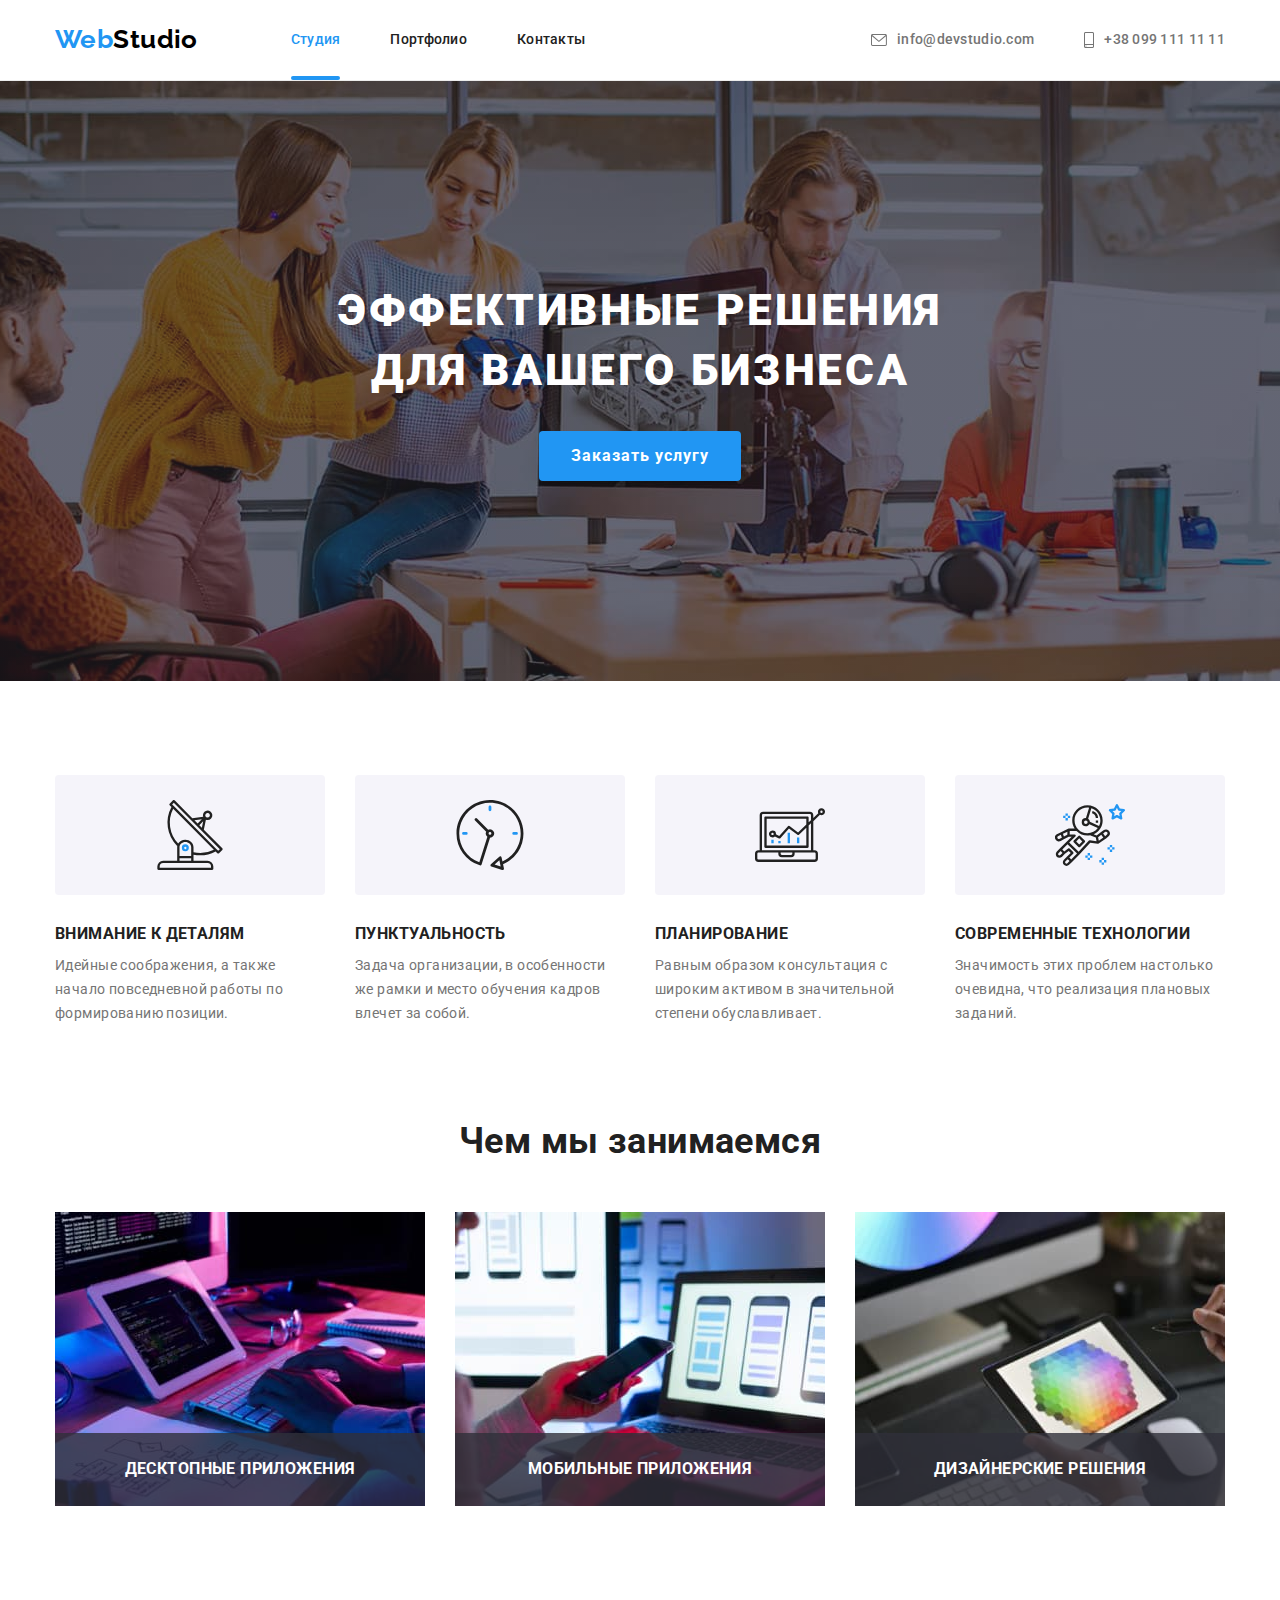
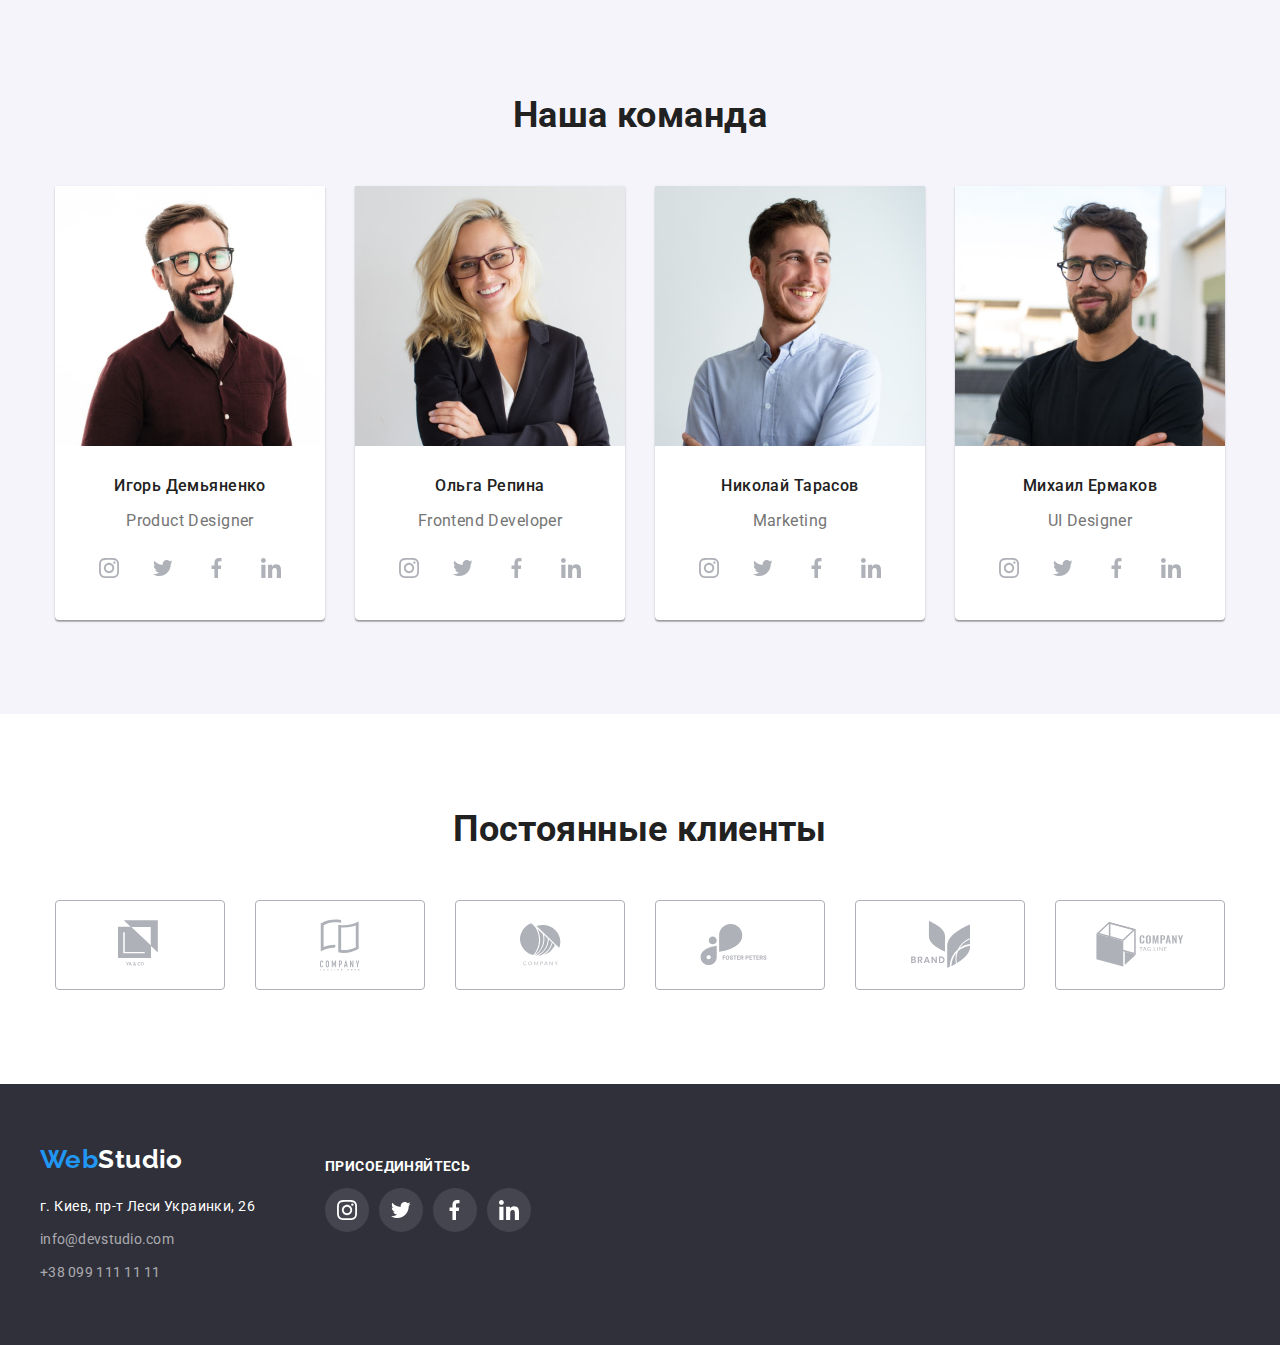
<file: index.html>
<!DOCTYPE html>
<html lang="ru">
  <head>
    <meta charset="UTF-8" />
    <meta name="viewport" content="width=device-width, initial-scale=1.0" />
    <title>Студия</title>
    <link href="https://fonts.googleapis.com/css2?family=Raleway:wght@700&family=Roboto:wght@400;500;700;900&display=swap" rel="stylesheet" />

    <link rel="stylesheet" href="https://cdnjs.cloudflare.com/ajax/libs/modern-normalize/0.7.0/modern-normalize.min.css" />

    <link rel="stylesheet" href="./css/styles.css" />
  </head>

  <body>
    <!--Header-->
    <header class="header">
      <div class="container flexbox">
        <!-- <div class="header flexbox"> -->
        <nav class="site-nav flexbox">
          <a class="logo-primary" href="./index.html"><span class="logo-accent">Web</span>Studio</a>
          <ul class="list flexbox">
            <li class="item">
              <a class="link current" href="">Студия</a>
            </li>

            <li class="item">
              <a class="link" href="./portfolio.html">Портфолио</a>
            </li>
            <li class="item">
              <a class="link" href="">Контакты</a>
            </li>
          </ul>
        </nav>
        <ul class="contacts list flexbox">
          <li class="item">
            <a class="link flexbox" href="mailto:info@devstudio.com">
              <svg class="post-icon" width="16px" height="12px">
                <use href="./images/sprite.svg#icon-envelope"></use>
              </svg>
              info@devstudio.com
            </a>
          </li>
          <li class="item">
            <a class="link flexbox" href="tel:+380991111111">
              <svg class="tel-icon" width="10px" height="16px">
                <use href="./images/sprite.svg#icon-smartphone"></use>
              </svg>
              +38 099 111 11 11
            </a>
          </li>
        </ul>
      </div>
    </header>
    <main>
      <!--hero-->
      <section class="hero overlay">
        <div class="container">
          <h1 class="hero-title">Эффективные решения для вашего бизнеса</h1>
          <button type="button" class="hero-button" data-modal-open>Заказать услугу</button>
        </div>
      </section>
      <!--Особенности-->
      <section class="features">
        <div class="container">
          <h2 class="features-title visually-hidden">Особенности</h2>
          <ul class="list flexbox">
            <li class="item">
              <h3 class="features-subtitle">Внимание к деталям</h3>
              <p>Идейные соображения, а также начало повседневной работы по формированию позиции.</p>
            </li>
            <li class="item">
              <h3 class="features-subtitle">Пунктуальность</h3>
              <p>Задача организации, в особенности же рамки и место обучения кадров влечет за собой.</p>
            </li>
            <li class="item">
              <h3 class="features-subtitle">Планирование</h3>
              <p>Равным образом консультация с широким активом в значительной степени обуславливает.</p>
            </li>
            <li class="item">
              <h3 class="features-subtitle">Современные технологии</h3>
              <p>Значимость этих проблем настолько очевидна, что реализация плановых заданий.</p>
            </li>
          </ul>
        </div>
      </section>
      <!--Чем мы занимаемся-->
      <section class="work">
        <div class="container">
          <h2 class="work-title">Чем мы занимаемся</h2>
          <ul class="list flexbox">
            <li class="item">
              <a href=""
                ><img src="./images/box1.jpg" alt="Разработка" width="370" height="294" />
                <h3 class="work-subtitle">Десктопные приложения</h3></a
              >
            </li>
            <li class="item">
              <a href=""
                ><img src="./images/box2.jpg" alt="Верстка" width="370" height="294" />
                <h3 class="work-subtitle">Мобильные приложения</h3></a
              >
            </li>
            <li class="item">
              <a href=""
                ><img src="./images/box3.jpg" alt="Разработка" width="370" height="294" />
                <h3 class="work-subtitle">Дизайнерские решения</h3></a
              >
            </li>
          </ul>
        </div>
      </section>
      <!--Наша команда-->
      <section class="team">
        <div class="container">
          <!-- first member -->
          <h2 class="team-title">Наша команда</h2>
          <ul class="list flexbox">
            <li class="item">
              <img src="./images/team1.jpg" alt="Игорь Демьяненко" width="270" height="260" />
              <div class="team-text">
                <h3 class="team-subtitle">Игорь Демьяненко</h3>
                <p>Product Designer</p>

                <ul class="socials-list list flexbox">
                  <li class="socials-item">
                    <a class="link flexbox" href="" target="_blank" rel="noopener noreferrer" aria-label="ссылка Instagram">
                      <svg class="socials-icon-team" width="20px" height="20px">
                        <use href="./images/sprite.svg#icon-instagram"></use>
                      </svg>
                    </a>
                  </li>
                  <li class="socials-item">
                    <a class="link flexbox" href="" target="_blank" rel="noopener noreferrer" aria-label="ссылка Twitter">
                      <svg class="socials-icon-team" width="20px" height="20px">
                        <use href="./images/sprite.svg#icon-twitter"></use>
                      </svg>
                    </a>
                  </li>
                  <li class="socials-item">
                    <a class="link flexbox" href="" target="_blank" rel="noopener noreferrer" aria-label="ссылка Facebook">
                      <svg class="socials-icon-team" width="20px" height="20px">
                        <use href="./images/sprite.svg#icon-facebook"></use>
                      </svg>
                    </a>
                  </li>
                  <li class="socials-item">
                    <a class="link flexbox" href="" target="_blank" rel="noopener noreferrer" aria-label="ссылка Linkedin">
                      <svg class="socials-icon-team" width="20px" height="20px">
                        <use href="./images/sprite.svg#icon-linkedin"></use>
                      </svg>
                    </a>
                  </li>
                </ul>
              </div>
            </li>
            <!-- second member -->
            <li class="item">
              <img src="./images/team2.jpg" alt="Ольга Репина" width="270" height="260" />
              <div class="team-text">
                <h3 class="team-subtitle">Ольга Репина</h3>
                <p>Frontend Developer</p>

                <ul class="socials-list list flexbox">
                  <li class="socials-item">
                    <a class="link flexbox" href="" target="_blank" rel="noopener noreferrer" aria-label="ссылка Instagram">
                      <svg class="socials-icon-team" width="20px" height="20px">
                        <use href="./images/sprite.svg#icon-instagram"></use>
                      </svg>
                    </a>
                  </li>
                  <li class="socials-item">
                    <a class="link flexbox" href="" target="_blank" rel="noopener noreferrer" aria-label="ссылка Twitter">
                      <svg class="socials-icon-team" width="20px" height="20px">
                        <use href="./images/sprite.svg#icon-twitter"></use>
                      </svg>
                    </a>
                  </li>
                  <li class="socials-item">
                    <a class="link flexbox" href="" target="_blank" rel="noopener noreferrer" aria-label="ссылка Facebook">
                      <svg class="socials-icon-team" width="20px" height="20px">
                        <use href="./images/sprite.svg#icon-facebook"></use>
                      </svg>
                    </a>
                  </li>
                  <li class="socials-item">
                    <a class="link flexbox" href="" target="_blank" rel="noopener noreferrer" aria-label="ссылка Linkedin">
                      <svg class="socials-icon-team" width="20px" height="20px">
                        <use href="./images/sprite.svg#icon-linkedin"></use>
                      </svg>
                    </a>
                  </li>
                </ul>
              </div>
            </li>

            <!-- third member -->
            <li class="item">
              <img src="./images/team3.jpg" alt="Николай Тарасов" width="270" height="260" />
              <div class="team-text">
                <h3 class="team-subtitle">Николай Тарасов</h3>
                <p>Marketing</p>

                <ul class="socials-list list flexbox">
                  <li class="socials-item">
                    <a class="link flexbox" href="" target="_blank" rel="noopener noreferrer" aria-label="ссылка Instagram">
                      <svg class="socials-icon-team" width="20px" height="20px">
                        <use href="./images/sprite.svg#icon-instagram"></use>
                      </svg>
                    </a>
                  </li>
                  <li class="socials-item">
                    <a class="link flexbox" href="" target="_blank" rel="noopener noreferrer" aria-label="ссылка Twitter">
                      <svg class="socials-icon-team" width="20px" height="20px">
                        <use href="./images/sprite.svg#icon-twitter"></use>
                      </svg>
                    </a>
                  </li>
                  <li class="socials-item">
                    <a class="link flexbox" href="" target="_blank" rel="noopener noreferrer" aria-label="ссылка Facebook">
                      <svg class="socials-icon-team" width="20px" height="20px">
                        <use href="./images/sprite.svg#icon-facebook"></use>
                      </svg>
                    </a>
                  </li>
                  <li class="socials-item">
                    <a class="link flexbox" href="" target="_blank" rel="noopener noreferrer" aria-label="ссылка Linkedin">
                      <svg class="socials-icon-team" width="20px" height="20px">
                        <use href="./images/sprite.svg#icon-linkedin"></use>
                      </svg>
                    </a>
                  </li>
                </ul>
              </div>
            </li>
            <!-- fourth member -->
            <li class="item">
              <img src="./images/team4.jpg" alt="Михаил Ермаков" width="270" height="260" />
              <div class="team-text">
                <h3 class="team-subtitle">Михаил Ермаков</h3>
                <p>UI Designer</p>

                <ul class="socials-list list flexbox">
                  <li class="socials-item">
                    <a class="link flexbox" href="" target="_blank" rel="noopener noreferrer" aria-label="ссылка Instagram">
                      <svg class="socials-icon-team" width="20px" height="20px">
                        <use href="./images/sprite.svg#icon-instagram"></use>
                      </svg>
                    </a>
                  </li>
                  <li class="socials-item">
                    <a class="link flexbox" href="" target="_blank" rel="noopener noreferrer" aria-label="ссылка Twitter">
                      <svg class="socials-icon-team" width="20px" height="20px">
                        <use href="./images/sprite.svg#icon-twitter"></use>
                      </svg>
                    </a>
                  </li>
                  <li class="socials-item">
                    <a class="link flexbox" href="" target="_blank" rel="noopener noreferrer" aria-label="ссылка Facebook">
                      <svg class="socials-icon-team" width="20px" height="20px">
                        <use href="./images/sprite.svg#icon-facebook"></use>
                      </svg>
                    </a>
                  </li>
                  <li class="socials-item">
                    <a class="link flexbox" href="" target="_blank" rel="noopener noreferrer" aria-label="ссылка Linkedin">
                      <svg class="socials-icon-team" width="20px" height="20px">
                        <use href="./images/sprite.svg#icon-linkedin"></use>
                      </svg>
                    </a>
                  </li>
                </ul>
              </div>
            </li>
          </ul>
        </div>
      </section>
      <!-- Клиенты -->
      <section class="clients">
        <div class="container">
          <h2 class="clients-title">Постоянные клиенты</h2>
          <ul class="list flexbox">
            <li class="clients-item">
              <a class="clients-link flexbox" href="">
                <svg class="clients-icon" width="44px" height="49px">
                  <use href="./images/sprite.svg#icon-client-one"></use>
                </svg>
              </a>
            </li>
            <li class="clients-item">
              <a class="clients-link flexbox" href="">
                <svg class="clients-icon" width="40px" height="52px">
                  <use href="./images/sprite.svg#icon-client-two"></use>
                </svg>
              </a>
            </li>
            <li class="clients-item">
              <a class="clients-link flexbox" href="">
                <svg class="clients-icon" width="41px" height="43px">
                  <use href="./images/sprite.svg#icon-client-three"></use>
                </svg>
              </a>
            </li>
            <li class="clients-item">
              <a class="clients-link flexbox" href="">
                <svg class="clients-icon" width="80px" height="42px">
                  <use href="./images/sprite.svg#icon-client-four"></use>
                </svg>
              </a>
            </li>
            <li class="clients-item">
              <a class="clients-link flexbox" href="">
                <svg class="clients-icon" width="59px" height="47px">
                  <use href="./images/sprite.svg#icon-client-five"></use>
                </svg>
              </a>
            </li>
            <li class="clients-item">
              <a class="clients-link flexbox" href="">
                <svg class="clients-icon" width="88px" height="45px">
                  <use href="./images/sprite.svg#icon-client-six"></use>
                </svg>
              </a>
            </li>
          </ul>
        </div>
      </section>
    </main>
    <!--Footer-->

    <footer class="footer">
      <div class="container flexbox">
        <!-- Футер контакты -->
        <div class="footer-nav">
          <a class="logo-secondary" href="./index.html"><span class="logo-accent">Web</span>Studio</a>
          <!--Контакты-->
          <address>
            <span class="post"> г. Киев, пр-т Леси Украинки, 26</span>
            <br />
            <a class="link mail" href="mailto:info@devstudio.com">info@devstudio.com</a>
            <br />
            <a class="link tel" href="tel:+380991111111">+38 099 111 11 11</a>
          </address>
        </div>
        <!-- Футер Присоединяйтесь -->
        <div class="footer-social">
          <p class="social-text">присоединяйтесь</p>
          <ul class="socials-list list flexbox">
            <li class="socials-item">
              <a class="link flexbox" href="" target="_blank" rel="noopener noreferrer" aria-label="ссылка Instagram">
                <svg class="socials-icon-company" width="20px" height="20px">
                  <use href="./images/sprite.svg#icon-instagram"></use>
                </svg>
              </a>
            </li>
            <li class="socials-item">
              <a class="link flexbox" href="" target="_blank" rel="noopener noreferrer" aria-label="ссылка Twitter">
                <svg class="socials-icon-company" width="20px" height="20px">
                  <use href="./images/sprite.svg#icon-twitter"></use>
                </svg>
              </a>
            </li>
            <li class="socials-item">
              <a class="link flexbox" href="" target="_blank" rel="noopener noreferrer" aria-label="ссылка Facebook">
                <svg class="socials-icon-company" width="20px" height="20px">
                  <use href="./images/sprite.svg#icon-facebook"></use>
                </svg>
              </a>
            </li>
            <li class="socials-item">
              <a class="link flexbox" href="" target="_blank" rel="noopener noreferrer" aria-label="ссылка Linkedin">
                <svg class="socials-icon-company" width="20px" height="20px">
                  <use href="./images/sprite.svg#icon-linkedin"></use>
                </svg>
              </a>
            </li>
          </ul>
        </div>
      </div>
    </footer>
    <!-- Модалка -->
    <div class="backdrop is-hidden" data-modal>
      <div class="modal">
        <button class="close-button" data-modal-close>
          <svg width="11px" height="11px">
            <use href="./images/sprite.svg#icon-close-button"></use>
          </svg>
        </button>
      </div>
    </div>
    <script src="./js/modal.js"></script>
  </body>
</html>

<!-- is-hidden -->
</file>
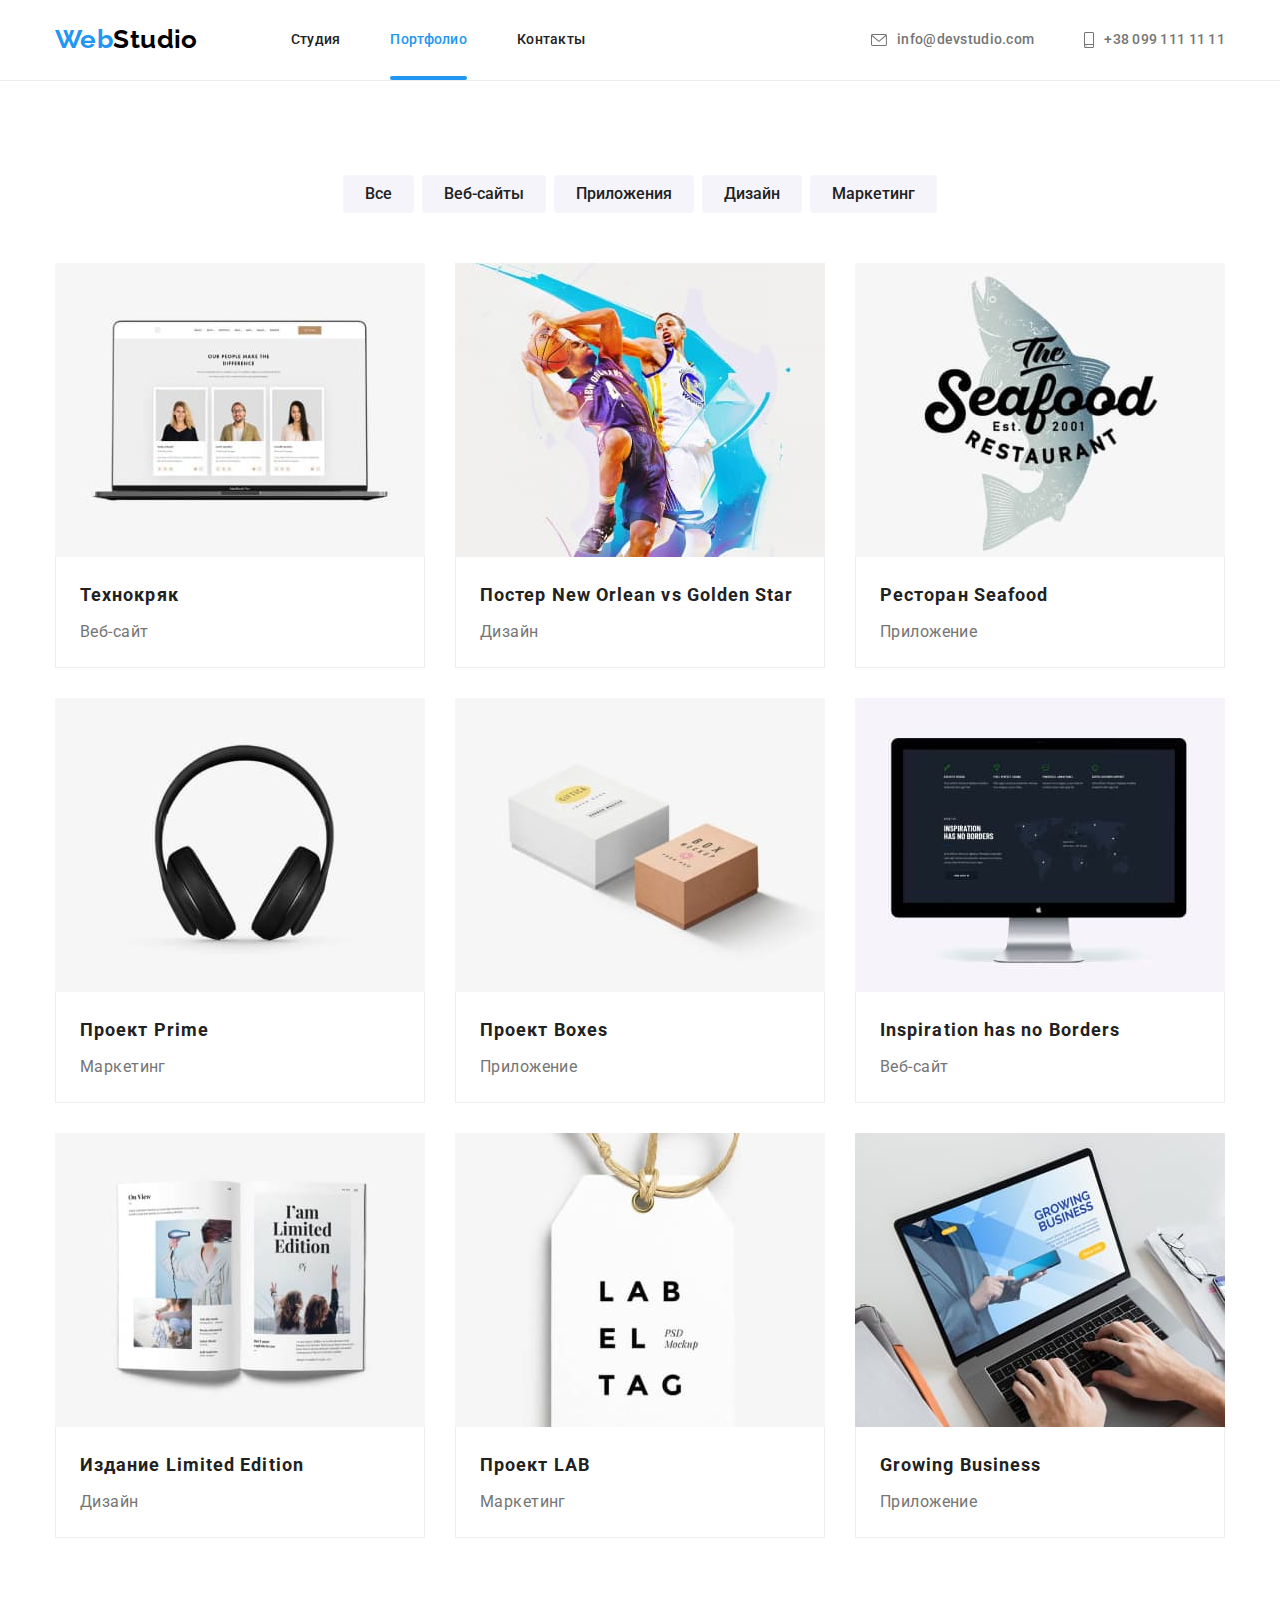
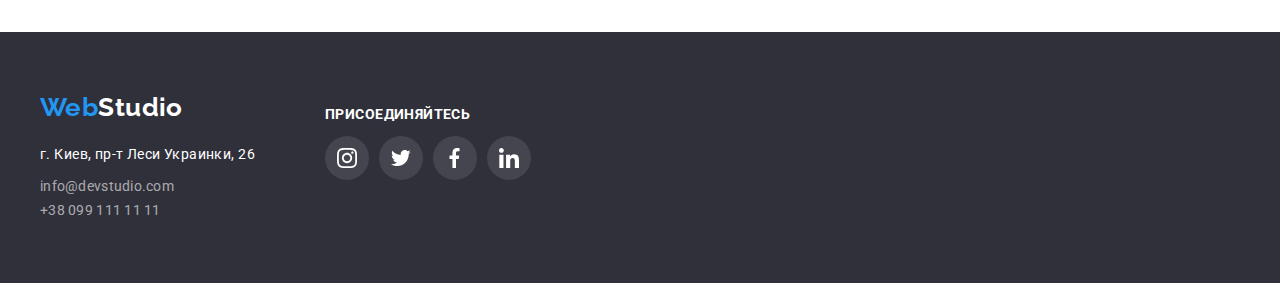
<file: portfolio.html>
<!DOCTYPE html>
<html lang="en">
  <head>
    <meta charset="UTF-8" />
    <meta name="viewport" content="width=device-width, initial-scale=1.0" />
    <title>Портфолио</title>
    <link href="https://fonts.googleapis.com/css2?family=Raleway:wght@700&family=Roboto:wght@400;500;700;900&display=swap" rel="stylesheet" />
    <link rel="stylesheet" href="https://cdnjs.cloudflare.com/ajax/libs/modern-normalize/0.7.0/modern-normalize.min.css" />
    <link rel="stylesheet" href="./css/styles.css" />
  </head>

  <body>
    <!--Header-->

    <header class="header">
      <div class="container flexbox">
        <!-- <div class="header flexbox"> -->
        <nav class="site-nav flexbox">
          <a class="logo-primary" href="./index.html"><span class="logo-accent">Web</span>Studio</a>
          <ul class="list flexbox">
            <li class="item">
              <a class="link" href="./index.html">Студия</a>
            </li>

            <li class="item">
              <a class="link current" href="">Портфолио</a>
            </li>
            <li class="item">
              <a class="link" href="">Контакты</a>
            </li>
          </ul>
        </nav>
        <ul class="contacts list flexbox">
          <li class="item">
            <a class="link flexbox" href="mailto:info@devstudio.com">
              <svg class="post-icon" width="16px" height="12px">
                <use href="./images/sprite.svg#icon-envelope"></use>
              </svg>
              info@devstudio.com
            </a>
          </li>
          <li class="item">
            <a class="link flexbox" href="tel:+380991111111">
              <svg class="tel-icon" width="10px" height="16px">
                <use href="./images/sprite.svg#icon-smartphone"></use>
              </svg>
              +38 099 111 11 11
            </a>
          </li>
        </ul>
      </div>
    </header>
    <!-- Портфолио -->
    <main>
      <section class="portfolio">
        <div class="container">
          <!-- <div class=""> -->
          <h1 class="visually-hidden">Портфолио</h1>
          <!-- Фильтр -->
          <ul class="list filter flexbox">
            <li class="portfolio-filter"><button class="portfolio-filter-item" type="button">Все</button></li>

            <li class="portfolio-filter"><button class="portfolio-filter-item" type="button">Веб-сайты</button></li>

            <li class="portfolio-filter"><button class="portfolio-filter-item" type="button">Приложения</button></li>

            <li class="portfolio-filter"><button class="portfolio-filter-item" type="button">Дизайн</button></li>

            <li class="portfolio-filter"><button class="portfolio-filter-item" type="button">Маркетинг</button></li>
          </ul>

          <!-- </div> -->

          <!-- Результаты фильтра -->
          <!-- <div class="container"> -->
          <ul class="list flexbox">
            <li class="item">
              <a href="">
                <div class="portfolio-thumb">
                  <div class="portfolio-description">
                    <p>
                      Технокряк это современная площадка распространения коронавируса. Компании используют эту платформу для цифрового шпионажа и атак
                      на защищённые сервера конкурентов. Технокряк это современная площадка распространения коронавируса. Компании используют эту
                      платформу для цифрового шпионажа и атак на защищённые сервера конкурентов.
                    </p>
                  </div>

                  <img src="./images/portfolio-1.jpg" alt="Веб сайт Tехнокряк" />
                </div>
                <div class="portfolio-text">
                  <h2>Технокряк</h2>
                  <p class="portfolio-text-item">Веб-сайт</p>
                </div>
              </a>
            </li>

            <li class="item">
              <a href="">
                <div class="portfolio-thumb">
                  <div class="portfolio-description">
                    <p>
                      Технокряк это современная площадка распространения коронавируса. Компании используют эту платформу для цифрового шпионажа и атак
                      на защищённые сервера конкурентов.
                    </p>
                  </div>
                  <img src="./images/portfolio-2.jpg" alt="Постер New Orlean vs Golden Star" />
                </div>
                <div class="portfolio-text">
                  <h2>Постер New Orlean vs Golden Star</h2>
                  <p class="portfolio-text-item">Дизайн</p>
                </div>
              </a>
            </li>

            <li class="item">
              <a href="">
                <div class="portfolio-thumb">
                  <div class="portfolio-description">
                    <p>
                      Технокряк это современная площадка распространения коронавируса. Компании используют эту платформу для цифрового шпионажа и атак
                      на защищённые сервера конкурентов.
                    </p>
                  </div>
                  <img src="./images/portfolio-3.jpg" alt="Ресторан Seafood" />
                </div>
                <div class="portfolio-text">
                  <h2>Ресторан Seafood</h2>
                  <p class="portfolio-text-item">Приложение</p>
                </div>
              </a>
            </li>

            <li class="item">
              <a href="">
                <div class="portfolio-thumb">
                  <div class="portfolio-description">
                    <p>
                      Технокряк это современная площадка распространения коронавируса. Компании используют эту платформу для цифрового шпионажа и атак
                      на защищённые сервера конкурентов.
                    </p>
                  </div>
                  <img src="./images/portfolio-4.jpg" alt="Проект Prime" />
                </div>
                <div class="portfolio-text">
                  <h2>Проект Prime</h2>
                  <p class="portfolio-text-item">Маркетинг</p>
                </div>
              </a>
            </li>

            <li class="item">
              <a href="">
                <div class="portfolio-thumb">
                  <div class="portfolio-description">
                    <p>
                      Технокряк это современная площадка распространения коронавируса. Компании используют эту платформу для цифрового шпионажа и атак
                      на защищённые сервера конкурентов.
                    </p>
                  </div>
                  <img src="./images/portfolio-5.jpg" alt="Проект Boxes" />
                </div>
                <div class="portfolio-text">
                  <h2>Проект Boxes</h2>
                  <p class="portfolio-text-item">Приложение</p>
                </div>
              </a>
            </li>

            <li class="item">
              <a href="">
                <div class="portfolio-thumb">
                  <div class="portfolio-description">
                    <p>
                      Технокряк это современная площадка распространения коронавируса. Компании используют эту платформу для цифрового шпионажа и атак
                      на защищённые сервера конкурентов.
                    </p>
                  </div>
                  <img src="./images/portfolio-6.jpg" alt="Inspiration has no Borders" />
                </div>
                <div class="portfolio-text">
                  <h2>Inspiration has no Borders</h2>
                  <p class="portfolio-text-item">Веб-сайт</p>
                </div>
              </a>
            </li>

            <li class="item">
              <a href="">
                <div class="portfolio-thumb">
                  <div class="portfolio-description">
                    <p>
                      Технокряк это современная площадка распространения коронавируса. Компании используют эту платформу для цифрового шпионажа и атак
                      на защищённые сервера конкурентов.
                    </p>
                  </div>
                  <img src="./images/portfolio-7.jpg" alt="Издание Limited Edition" />
                </div>
                <div class="portfolio-text">
                  <h2>Издание Limited Edition</h2>
                  <p class="portfolio-text-item">Дизайн</p>
                </div>
              </a>
            </li>

            <li class="item">
              <a href="">
                <div class="portfolio-thumb">
                  <div class="portfolio-description">
                    <p>
                      Технокряк это современная площадка распространения коронавируса. Компании используют эту платформу для цифрового шпионажа и атак
                      на защищённые сервера конкурентов.
                    </p>
                  </div>
                  <img src="./images/portfolio-8.jpg" alt="Проект LAB" />
                </div>
                <div class="portfolio-text">
                  <h2>Проект LAB</h2>
                  <p class="portfolio-text-item">Маркетинг</p>
                </div>
              </a>
            </li>

            <li class="item">
              <a href="">
                <div class="portfolio-thumb">
                  <div class="portfolio-description">
                    <p>
                      Технокряк это современная площадка распространения коронавируса. Компании используют эту платформу для цифрового шпионажа и атак
                      на защищённые сервера конкурентов.
                    </p>
                  </div>
                  <img src="./images/portfolio-9.jpg" alt="Growing Business" />
                </div>
                <div class="portfolio-text">
                  <h2>Growing Business</h2>
                  <p class="portfolio-text-item">Приложение</p>
                </div>
              </a>
            </li>
          </ul>
        </div>
      </section>
    </main>
    <!--Footer-->
    <footer class="footer">
      <div class="container flexbox">
        <!-- Футер контакты -->
        <div class="footer-nav">
          <a class="logo-secondary" href="./index.html"><span class="logo-accent">Web</span>Studio</a>
          <!--Контакты-->
          <address>
            <span class="post"> г. Киев, пр-т Леси Украинки, 26</span>
            <br />
            <a class="link" href="mailto:info@devstudio.com">info@devstudio.com</a>
            <br />
            <a class="link" href="tel:+380991111111">+38 099 111 11 11</a>
          </address>
        </div>
        <!-- Футер Присоединяйтесь -->
        <div class="footer-social">
          <p class="social-text">присоединяйтесь</p>
          <ul class="socials-list list flexbox">
            <li class="socials-item">
              <a class="link flexbox" href="" target="_blank" rel="noopener noreferrer" aria-label="ссылка Instagram">
                <svg class="socials-icon-company" width="20px" height="20px">
                  <use href="./images/sprite.svg#icon-instagram"></use>
                </svg>
              </a>
            </li>
            <li class="socials-item">
              <a class="link flexbox" href="" target="_blank" rel="noopener noreferrer" aria-label="ссылка Twitter">
                <svg class="socials-icon-company" width="20px" height="20px">
                  <use href="./images/sprite.svg#icon-twitter"></use>
                </svg>
              </a>
            </li>
            <li class="socials-item">
              <a class="link flexbox" href="" target="_blank" rel="noopener noreferrer" aria-label="ссылка Facebook">
                <svg class="socials-icon-company" width="20px" height="20px">
                  <use href="./images/sprite.svg#icon-facebook"></use>
                </svg>
              </a>
            </li>
            <li class="socials-item">
              <a class="link flexbox" href="" target="_blank" rel="noopener noreferrer" aria-label="ссылка Linkedin">
                <svg class="socials-icon-company" width="20px" height="20px">
                  <use href="./images/sprite.svg#icon-linkedin"></use>
                </svg>
              </a>
            </li>
          </ul>
        </div>
      </div>
    </footer>
  </body>
</html>
</file>
<file: css/styles.css>
/*  */
:root {
  --accent-color: #2196f3;
  --logo: #000000;
  --title-text-color: #212121;
  --text-color: #757575;
  --contrast-white-color: #ffffff;
  --contrast-text-color: rgba(255, 255, 255, 0.6);
  --button-bg: #f5f4fa;
  --bg-color-dark: #2f303a;
  --bg-color-light: #f5f4fa;
  --border-cards: #eeeeee;
  --header-border: #ececec;
  --border-clients: #afb1b8;
  --bg-color-icon: rgba(255, 255, 255, 0.1);
  --transition-duration: 250ms;
  --transition-timing-function: cubic-bezier(0.4, 0, 0.2, 1);
  /* Sprite */
}
body {
  font-family: Roboto, sans-serif;
  font-weight: 400;
  font-size: 14px;
  letter-spacing: 0.03em;
}
a {
  text-decoration: none;
}
img {
  display: block;
  margin: 0;
}
h1,
h2,
h3 {
  margin: 0;
}
/* Utilites */
.container {
  width: 1200px;
  padding: 0 15px;
  margin: 0 auto;
}
.flexbox {
  display: flex;
}
.list {
  list-style-type: none;
  padding-inline-start: 0;
  margin: 0;
}
.visually-hidden {
  position: absolute;
  width: 1px;
  height: 1px;
  margin: -1px;
  border: 0;
  padding: 0;
  clip: rect(0 0 0 0);
  overflow: hidden;
}
/* header links */
.link {
  /* не надо было задавать) */
  font-weight: 500;

  line-height: 1.14;
  letter-spacing: 0.02em;
}

/* header */
/* logo */
.logo-primary {
  display: inline-block;
  padding: 24px 0 25px 0;
  margin-right: 93px;
  /* outline: 2px solid tomato; */

  font-family: Raleway, sans-serif;
  font-weight: 700;
  font-size: 26px;
  line-height: 1.19;
  color: var(--logo);
}
.logo-accent {
  color: var(--accent-color);
}
.header {
  border-bottom: 1px solid var(--header-border);
}
.header .container {
  justify-content: flex-start;
  align-items: center;
}
.site-nav .list {
  align-items: center;
}
.site-nav .link {
  display: inline-block;
  padding: 32px 0;
  color: var(--title-text-color);
  transition: color var(--transition-duration) var(--transition-timing-function);
}
.contacts {
  margin-left: auto;
  align-items: center;
}

.contacts .link {
  color: var(--text-color);
  align-items: center;
  transition: color var(--transition-duration) var(--transition-timing-function);
}
.post-icon,
.tel-icon {
  fill: var(--text-color);

  display: inline-block;
  margin-right: 10px;
  transition: fill var(--transition-duration) var(--transition-timing-function);
}

.site-nav .item:not(:last-child),
.contacts .item:not(:last-child) {
  margin-right: 50px;
}

.site-nav .link:hover,
.site-nav .link:focus,
.link.current,
.contacts .link:hover,
.contacts .link:focus,
.footer .link:hover,
.footer .link:focus {
  color: var(--accent-color);
}
/* Полосочка */
.link.current {
  position: relative;
}

.link.current::after {
  position: absolute;
  bottom: 0;
  left: 0;

  content: "";
  background-color: var(--accent-color);
  width: 100%;
  height: 4px;
  border-radius: 2px;
}

.contacts .link:hover .post-icon,
.contacts .link:focus .post-icon {
  fill: var(--accent-color);
}

.contacts .link:hover .tel-icon,
.contacts .link:focus .tel-icon {
  fill: var(--accent-color);
}

/* hero */
.hero {
  padding-top: 200px;
}
.overlay {
  min-height: 600px;
  max-width: 1600px;
  margin: 0 auto;

  background-color: var(--bg-color-dark);

  background-image: linear-gradient(rgba(47, 48, 58, 0.4), rgba(47, 48, 58, 0.4)), url(../images/hero-banner.jpg);
  background-repeat: no-repeat;
  background-size: cover;
  background-position: center;
}

.hero .container {
  max-width: 700px;
  /* flex-wrap: wrap;
  justify-content: center;
  align-items: center; */
  text-align: center;
}
.hero-title {
  margin-bottom: 30px;
  text-align: center;

  font-weight: 900;
  font-size: 44px;
  line-height: 1.36;
  letter-spacing: 0.06em;
  text-transform: uppercase;

  color: var(--contrast-white-color);
}
.hero-button {
  display: inline-block;
  /* max-width: 200px; */
  padding: 10px 32px;
  border: 0;

  border-radius: 4px;
  box-shadow: 0px 4px 4px rgba(0, 0, 0, 0.15);

  font-weight: 700;
  font-size: 16px;
  line-height: 1.87;
  letter-spacing: 0.06em;

  color: var(--contrast-white-color);

  background-color: var(--accent-color);
}

.hero-button:hover,
.hero-button:focus,
.hero-button:active {
  cursor: pointer;
  /* border: 0; */
  outline: none;
}
/* Особенности */
.features,
.clients {
  padding: 94px 0;
}

.features .list .item:not(:last-child) {
  margin-right: 30px;
}

.features .list .item {
  /* width: 270px; */
  flex-basis: calc((100% - 3 * 30px) / 4);
  /* width: calc((100% - 3*30px)/4; */
  text-align: left;
}
.features .item::before {
  content: "";
  display: block;
  height: 120px;
  margin-bottom: 30px;

  border-radius: 4px;
  background-color: var(--bg-color-light);
  background-repeat: no-repeat;
  background-position: center;
}
.features .item:nth-child(1)::before {
  background-image: url(../images/feature-antenna.svg);
}

.features .item:nth-child(2)::before {
  background-image: url(../images/feature-clock.svg);
}

.features .item:nth-child(3)::before {
  background-image: url(../images/feature-diagram.svg);
}

.features .item:nth-child(4)::before {
  background-image: url(../images/feature-astronaut.svg);
}

.features-subtitle,
.work-subtitle {
  margin-bottom: 10px;

  font-weight: 700;
  line-height: 1.15;
  text-transform: uppercase;

  color: var(--title-text-color);
}
.work-subtitle {
  color: var(--contrast-white-color);
}
.features p {
  margin: 0;

  line-height: 1.71;

  color: var(--text-color);
}
/* Чем мы занимаемся */
.work {
  padding-bottom: 94px;
}
.work .list .item:not(:last-child) {
  margin-right: 30px;
}
.work .list .item {
  position: relative;
  flex-basis: calc((100% - 2 * 30px) / 3);
}
.work-subtitle {
  position: absolute;
  width: 100%;
  left: 0;
  bottom: 0;

  padding: 27px 0;
  margin: 0;

  text-align: center;
  /* ;
  transform: translate(-50%, 0); */
  color: var(--contrast-white-color);
  background-color: rgba(47, 48, 58, 0.8);
}

.work-title,
.team-title,
.clients-title {
  margin-bottom: 50px;
  text-align: center;

  font-weight: 700;
  font-size: 36px;
  line-height: 1.17;

  color: var(--title-text-color);
}
/* Наша команда */
.team {
  padding: 94px 0;
  background-color: var(--bg-color-light);
}
.team .list {
  flex-wrap: wrap;
}
.team .list .item {
  flex-basis: calc((100% - 4 * 30px) / 4);
  margin: 0 30px 20px 0;
  /* padding-bottom: 30px; */

  box-shadow: 0px 1px 3px rgba(0, 0, 0, 0.12), 0px 1px 1px rgba(0, 0, 0, 0.14), 0px 2px 1px rgba(0, 0, 0, 0.2);
  border-radius: 0 0 4px 4px;

  background-color: var(--contrast-white-color);
}
.team .list .item:nth-child(4n) {
  margin-right: 0;
}
.team .list .item:nth-last-child(-n + 4) {
  margin-bottom: 0;
}

.team-text {
  padding: 30px 0;
}
.team-subtitle {
  margin-bottom: 10px;

  text-align: center;

  font-weight: 500;
  font-size: 16px;
  line-height: 1.19;

  color: var(--title-text-color);
}
.team p {
  margin-bottom: 16px;

  text-align: center;

  font-size: 16px;
  line-height: 1.19;
  color: var(--text-color);
}

/* Иконки соц сетей */

.team .socials-list {
  justify-content: center;
}

.socials-item:not(:last-child) {
  margin-right: 10px;
}
.socials-item .link {
  justify-content: center;
  align-items: center;

  width: 44px;
  height: 44px;
  border-radius: 50%;
  transition: background-color var(--transition-duration) var(--transition-timing-function);
}
.socials-icon-team {
  fill: var(--border-clients);
  transition: fill var(--transition-duration) var(--transition-timing-function);
}
.socials-icon-company {
  fill: var(--contrast-white-color);
}
.socials-item .link:hover,
.socials-item .link:focus,
.footer .socials-item .link:hover,
.footer .socials-item .link:focus {
  background-color: var(--accent-color);
}

.socials-item .link:hover .socials-icon-team,
.socials-item .link:focus .socials-icon-team {
  fill: var(--contrast-white-color);
}

.footer .socials-item .link {
  background-color: var(--bg-color-icon);
  transition: background-color var(--transition-duration) var(--transition-timing-function);
}

/* Клиенты */
.clients .list {
  flex-wrap: wrap;
}
.clients-item {
  width: 170px;
  height: 90px;
  margin-right: 30px;
  margin-bottom: 20px;
}

.clients-item:nth-child(6n) {
  margin-right: 0;
}
.clients-item:nth-last-child(-n + 6) {
  margin-bottom: 0;
}
.clients-link {
  justify-content: center;
  align-items: center;

  border: 1px solid var(--border-clients);
  border-radius: 4px;

  width: 170px;
  height: 90px;
  transition: border var(--transition-duration) var(--transition-timing-function);
}

.clients-icon {
  fill: var(--border-clients);
  transition: fill var(--transition-duration) var(--transition-timing-function);
}
.clients-link:hover,
.clients-link:focus {
  border: 1px solid var(--accent-color);
}
.clients-link:hover .clients-icon,
.clients-link:focus .clients-icon {
  fill: var(--accent-color);
}

/* Футер */
.footer {
  /* фон для видимости  текста заголовка */
  background-color: var(--bg-color-dark);
}
.footer .container {
  padding: 60px 0;
}
.logo-secondary {
  display: inline-block;

  margin-bottom: 20px;

  font-family: Raleway, sans-serif;
  font-weight: 700;
  font-size: 26px;
  line-height: 1.19;

  color: var(--contrast-white-color);
}
.post {
  display: inline-block;
  margin-bottom: 9px;

  font-style: normal;
  line-height: 1.71;

  color: var(--contrast-white-color);
}
.link.mail {
  display: inline-block;
  margin-bottom: 9px;
}

.footer .link {
  font-style: normal;
  font-weight: 400;
  line-height: 1.71;

  color: var(--contrast-text-color);

  transition: color var(--transition-duration) var(--transition-timing-function);
}

.footer .link:not(:last-child) {
  margin-bottom: 9px;
}

.footer-nav {
  margin-right: 70px;
}

.social-text {
  font-weight: 700;
  line-height: 16px;
  letter-spacing: 0.03em;
  text-transform: uppercase;

  color: var(--contrast-white-color);
}
/* Модалка */
.backdrop {
  position: fixed;
  top: 0;
  right: 0;
  left: 0;
  bottom: 0;
  /* width: 100%;
  height: 100%; */
  background-color: rgba(0, 0, 0, 0.2);
}
.backdrop.is-hidden {
  opacity: 0;
  pointer-events: none;
}

.modal {
  position: absolute;
  top: 50%;
  left: 50%;
  transform: translate(-50%, -50%);

  width: 528px;
  height: 581px;

  background-color: var(--contrast-white-color);
  border: 1px solid rgba(0, 0, 0, 0.1);
  border-radius: 4px;
  box-shadow: 0px 1px 3px rgba(0, 0, 0, 0.12), 0px 1px 1px rgba(0, 0, 0, 0.14), 0px 2px 1px rgba(0, 0, 0, 0.2);
}
.close-button {
  position: absolute;
  top: 8px;
  right: 8px;

  margin: 0;
  padding: 9px;
  line-height: 0;

  border: 1px solid rgba(0, 0, 0, 0.1);
  border-radius: 50%;
  background-color: var(--contrast-white-color);
  cursor: pointer;
}
.close-button:active,
.close-button:focus {
  outline: none;
}

/* Страница Портфолио */
.portfolio {
  padding: 94px 0;
}
/* Фильтр */
.filter {
  justify-content: center;
  margin-bottom: 50px;
}

.portfolio-filter:not(:last-child) {
  margin-right: 8px;
}
.portfolio-filter-item {
  display: block;
  padding: 6px 22px;
  border: 0;

  font-weight: 500;
  font-size: 16px;
  line-height: 1.62;

  color: var(--title-text-color);

  background-color: var(--bg-color-light);
  border-radius: 4px;

  transition: color var(--transition-duration) var(--transition-timing-function),
    background-color var(--transition-duration) var(--transition-timing-function),
    box-shadow var(--transition-duration) var(--transition-timing-function);
}

.portfolio-filter-item:hover,
.portfolio-filter-item:focus,
.portfolio-filteritem:active {
  color: var(--contrast-white-color);
  background-color: var(--accent-color);
  box-shadow: 0px 3px 1px rgba(0, 0, 0, 0.1), 0px 1px 2px rgba(0, 0, 0, 0.08), 0px 2px 2px rgba(0, 0, 0, 0.12);
  /* border: 0px; */
  outline: none;
  cursor: pointer;
}
/* .portfolio-filter-item:hover {
  cursor: pointer;
} */
/* Результаты фильтра */
.portfolio .list {
  flex-wrap: wrap;
  box-sizing: border-box;
}

.portfolio .list .item {
  flex-basis: calc((100% - 2 * 30px) / 3);
  margin: 0 30px 30px 0;
}
.portfolio .list .item:nth-child(3n) {
  margin-right: 0;
}

.portfolio .list .item:nth-last-child(-n + 3) {
  margin-bottom: 0;
}

.portfolio .list .item:hover {
  box-shadow: 0px 1px 1px rgba(0, 0, 0, 0.12), 0px 4px 4px rgba(0, 0, 0, 0.06), 1px 4px 6px rgba(0, 0, 0, 0.16);
}

.portfolio-text {
  border: 1px solid var(--border-cards);
  padding: 20px 24px;

  text-align: left;
  border-top: 0;
}

.portfolio h2 {
  margin-bottom: 4px;

  font-weight: 700;
  font-size: 18px;
  line-height: 2;
  letter-spacing: 0.06em;

  color: var(--title-text-color);
}
.portfolio-text-item {
  margin: 0;

  font-size: 16px;
  line-height: 1.87;

  color: var(--text-color);
}

.portfolio-thumb {
  position: relative;
  overflow: hidden;
}

.portfolio-description {
  position: absolute;
  bottom: 0;
  left: 0;
  width: 100%;
  padding: 63px 24px;

  background-color: var(--accent-color);

  /* opacity: 0; */
  transform: translateY(100%);
  transition: transform var(--transition-duration) var(--transition-timing-function);
}

.portfolio-description p {
  height: 170px;
  margin: 0;
  font-style: normal;

  font-size: 18px;
  line-height: 1.56;

  color: var(--contrast-white-color);
  overflow: hidden;
}

.portfolio .list .item:hover .portfolio-description {
  /* opacity: 1; */
  transform: translateY(0);
}
</file>
